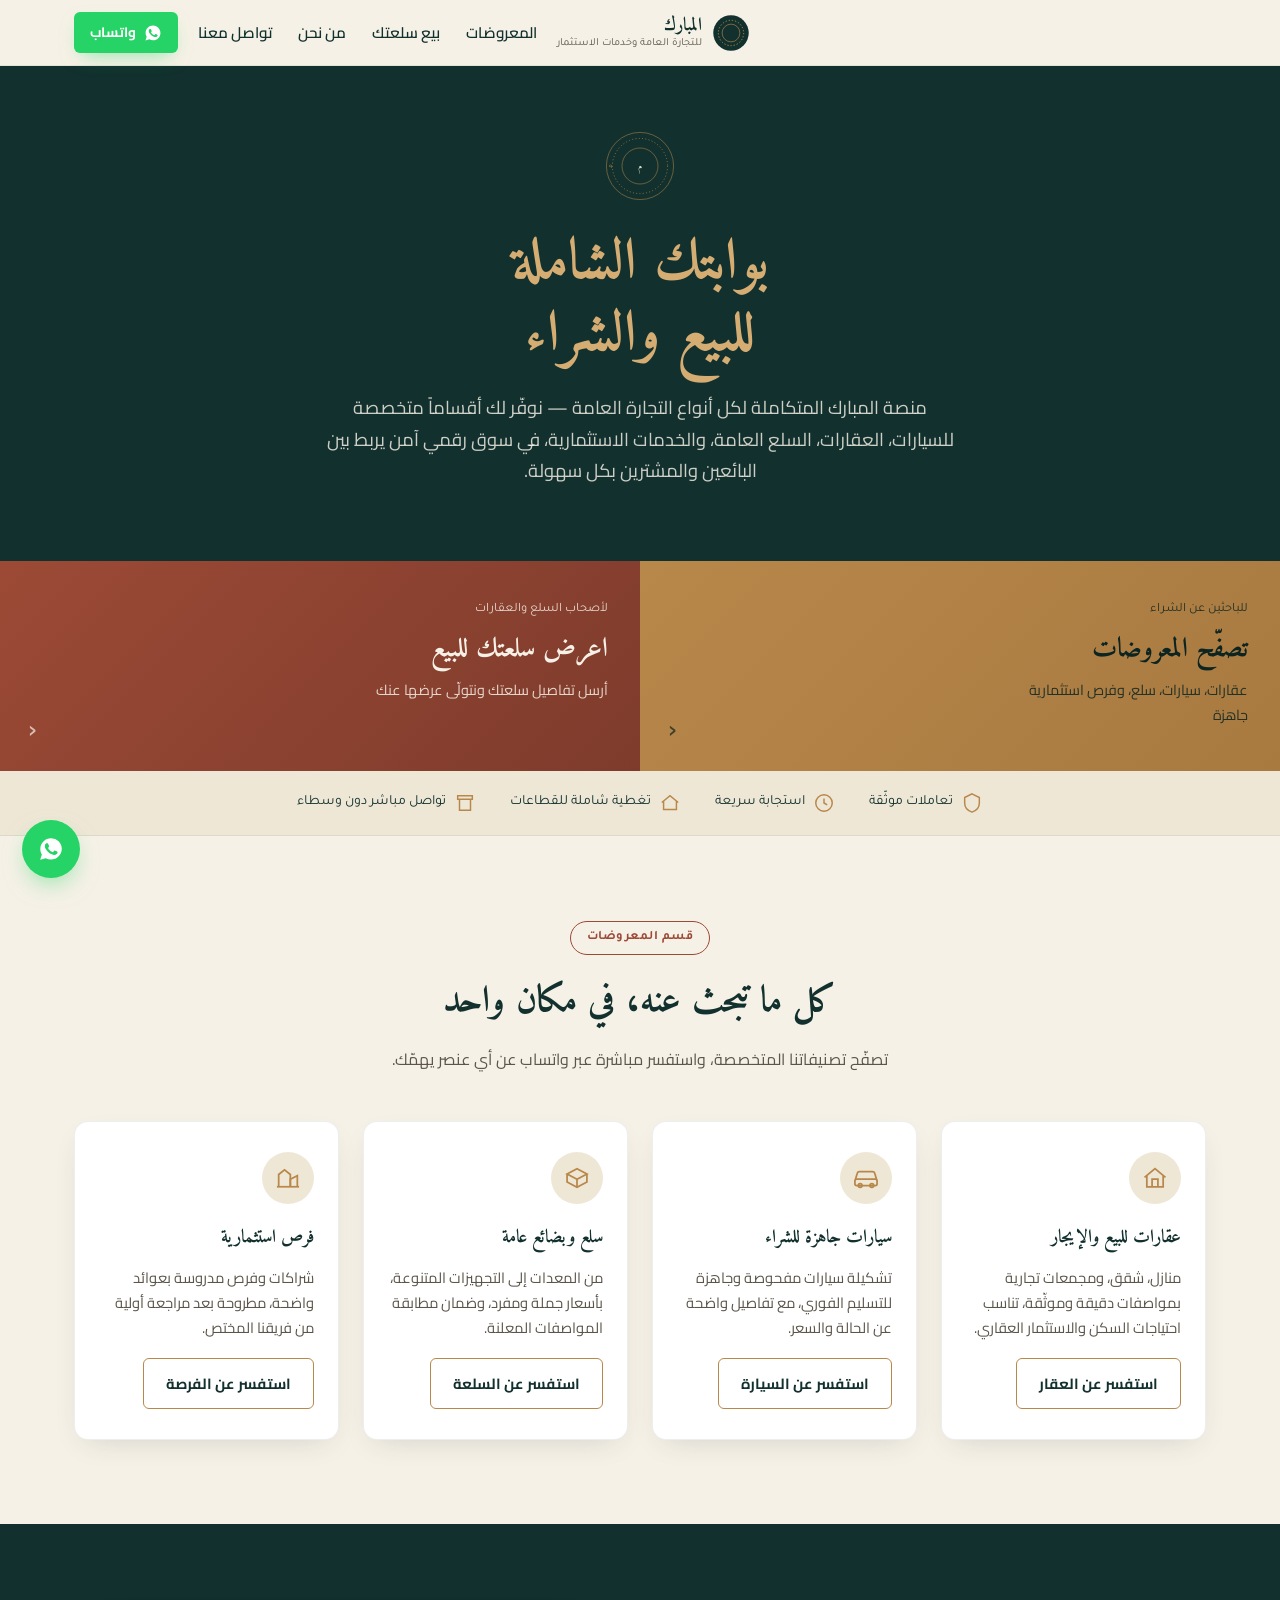
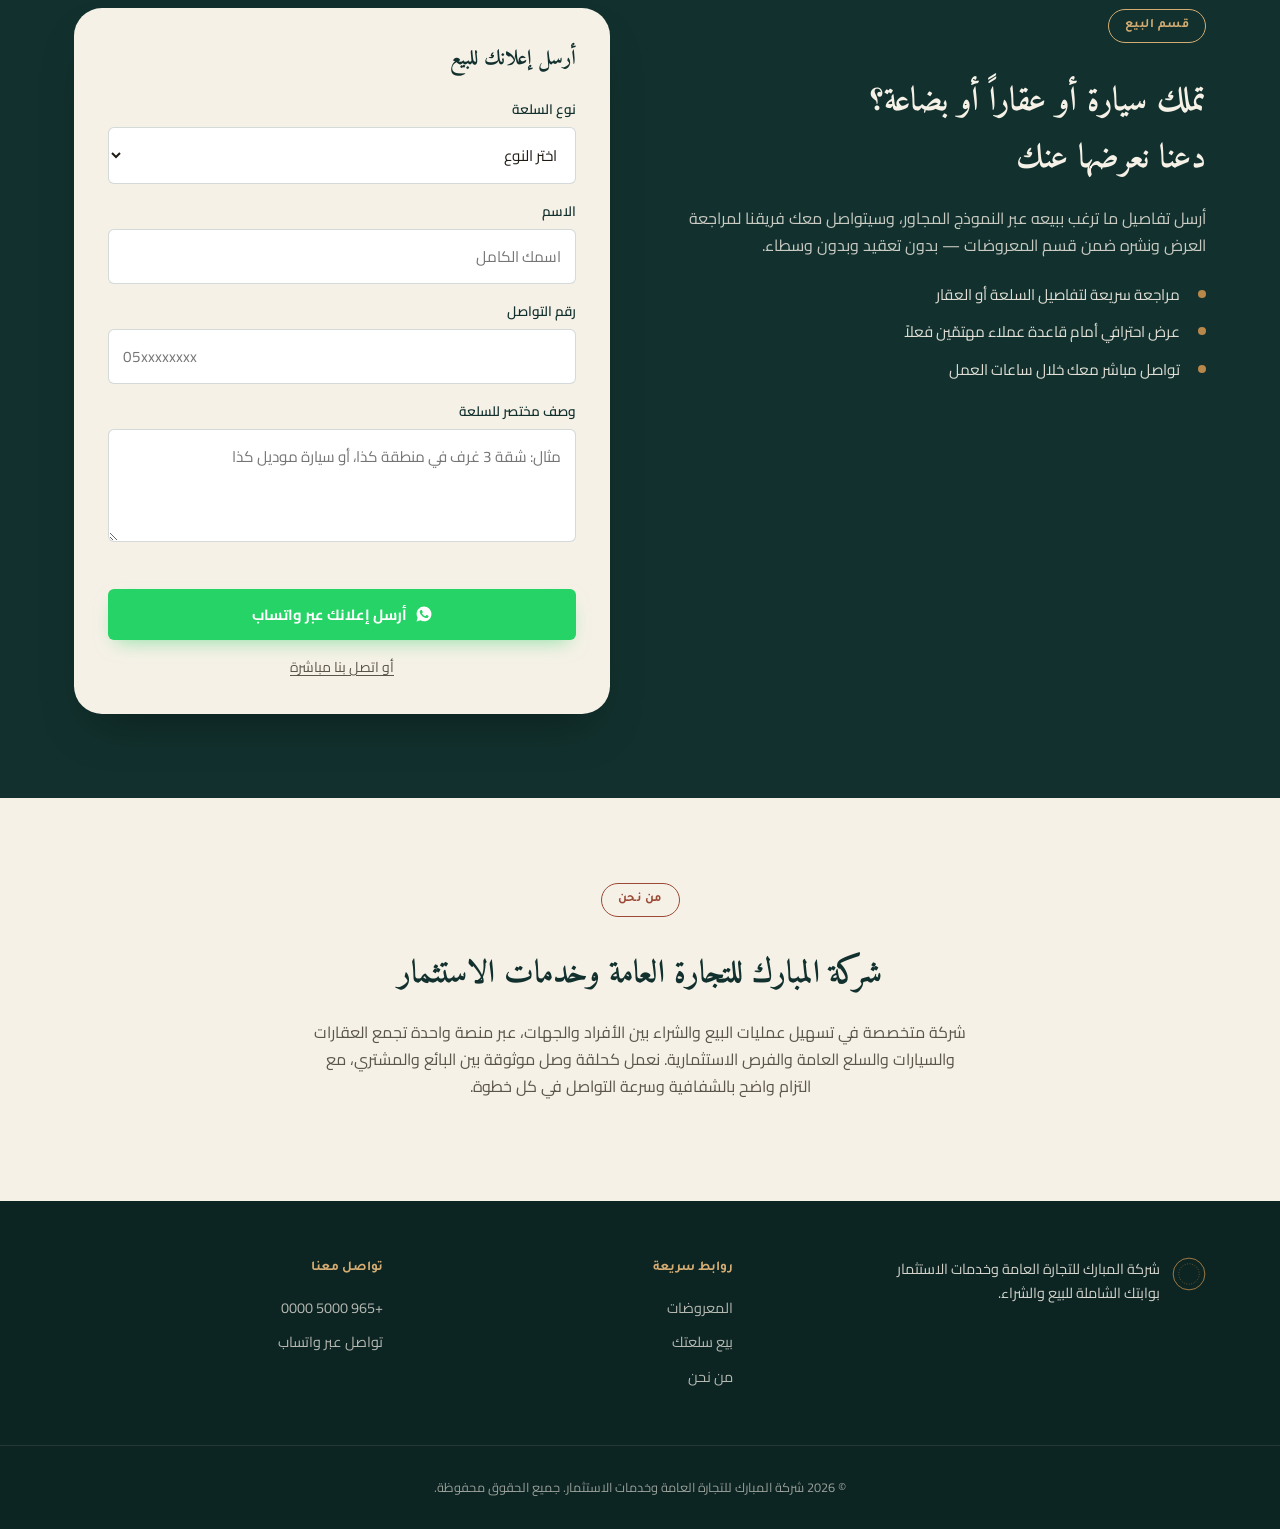
<file: index.html>
<!doctype html>
<html lang="ar" dir="rtl">
<head>
  <meta charset="UTF-8" />
  <meta name="viewport" content="width=device-width, initial-scale=1.0" />
  <meta name="description" content="شركة المبارك للتجارة العامة وخدمات الاستثمار" />
  <meta name="keywords" content="المبارك, تجارة, عقارات, سيارات, استثمار" />
  <meta name="author" content="شركة المبارك للتجارة العامة وخدمات الاستثمار" />

  <meta property="og:type" content="website" />
  <meta property="og:locale" content="ar_AR" />
  <meta property="og:title" content="شركة المبارك للتجارة العامة وخدمات الاستثمار" />
  <meta property="og:description" content="بوابتك الشاملة للبيع والشراء" />
  <meta property="og:image" content="og-image.svg" />
  <meta property="og:url" content="https://اسم-حسابك.github.io/almubarak-trading/" />

  <link rel="canonical" href="https://اسم-حسابك.github.io/almubarak-trading/" />
  <link rel="icon" href="data:image/svg+xml,<svg xmlns=%22http://www.w3.org/2000/svg%22 viewBox=%220 0 100 100%22><circle cx=%2250%22 cy=%2250%22 r=%2246%22 fill=%22%2312312E%22/><circle cx=%2250%22 cy=%2250%22 r=%2232%22 fill=%22none%22 stroke=%22%23B8874A%22 stroke-width=%224%22/></svg>">

  <link rel="preconnect" href="https://fonts.googleapis.com">
  <link rel="preconnect" href="https://fonts.gstatic.com" crossorigin>
  <link href="https://fonts.googleapis.com/css2?family=Amiri:wght@400;700&family=Cairo:wght@400;500;600;700;800&family=Tajawal:wght@300;400;500&display=swap" rel="stylesheet">

  <link rel="stylesheet" href="style.css" />
  <title>شركة المبارك للتجارة العامة وخدمات الاستثمار</title>
</head>
<body>

  <a class="skip-link" href="#main">تخطى إلى المحتوى</a>

  <header class="site-header" id="siteHeader">
    <div class="container header-inner">
      <a href="#hero" class="brand">
        <span class="brand-seal" aria-hidden="true">
          <svg viewBox="0 0 60 60" width="38" height="38">
            <circle cx="30" cy="30" r="28" fill="#12312E"/>
            <circle cx="30" cy="30" r="20" fill="none" stroke="#B8874A" stroke-width="1.5" stroke-dasharray="2 3"/>
            <circle cx="30" cy="30" r="14" fill="none" stroke="#B8874A" stroke-width="1"/>
          </svg>
        </span>
        <span class="brand-text">
          <strong id="brandName">المبارك</strong>
          <small id="brandSubtitle">للتجارة العامة وخدمات الاستثمار</small>
        </span>
      </a>

      <nav class="main-nav" id="mainNav" aria-label="التنقل الرئيسي">
        <a href="#offers">المعروضات</a>
        <a href="#sell">بيع سلعتك</a>
        <a href="#about">من نحن</a>
        <a href="#contact">تواصل معنا</a>
      </nav>

      <a href="#" class="btn btn-whatsapp header-wa" data-wa-msg="السلام عليكم، أرغب بالاستفسار عن خدماتكم." aria-label="تواصل عبر واتساب">
        <svg viewBox="0 0 24 24" width="18" height="18" fill="currentColor" aria-hidden="true"><path d="M12.04 2C6.58 2 2.13 6.45 2.13 11.91c0 1.87.5 3.62 1.44 5.13L2 22l5.12-1.55a9.9 9.9 0 0 0 4.92 1.31h.01c5.46 0 9.9-4.45 9.9-9.91 0-2.64-1.03-5.12-2.9-6.99A9.82 9.82 0 0 0 12.04 2zm5.8 14.03c-.24.68-1.4 1.32-1.93 1.4-.5.08-1.12.11-1.8-.11-.42-.13-.95-.31-1.65-.6-2.9-1.25-4.79-4.17-4.94-4.36-.14-.2-1.18-1.57-1.18-3 0-1.42.75-2.12 1.01-2.41.27-.29.58-.36.78-.36.2 0 .39 0 .56.01.18.01.42-.07.65.5.24.58.82 2 .89 2.14.07.15.12.32.02.52-.1.2-.15.32-.3.5-.14.17-.3.38-.43.51-.14.14-.29.29-.13.57.17.29.75 1.24 1.61 2.01 1.11.99 2.05 1.3 2.34 1.44.29.15.46.13.63-.07.17-.2.72-.84.92-1.13.19-.29.39-.24.65-.14.27.1 1.68.79 1.97.94.29.14.48.21.55.33.07.13.07.7-.17 1.38z"/></svg>
        واتساب
      </a>

      <button class="nav-toggle" id="navToggle" aria-label="فتح القائمة" aria-expanded="false" aria-controls="mainNav">
        <span></span><span></span><span></span>
      </button>
    </div>
  </header>

  <main id="main">
    <section class="hero" id="hero">
      <div class="container hero-inner">
        <span class="eyebrow-seal">
          <svg viewBox="0 0 120 120" width="72" height="72" aria-hidden="true">
            <defs>
              <path id="sealCurve" d="M 60,60 m -46,0 a 46,46 0 1,1 92,0 a 46,46 0 1,1 -92,0"></path>
            </defs>
            <circle cx="60" cy="60" r="56" fill="none" stroke="#B8874A" stroke-width="1"/>
            <circle cx="60" cy="60" r="46" fill="none" stroke="#B8874A" stroke-width="1.5" stroke-dasharray="1.5 4"/>
            <circle cx="60" cy="60" r="30" fill="none" stroke="#B8874A" stroke-width="1"/>
            <text font-family="Tajawal" font-size="11" fill="#B8874A" letter-spacing="2">
              <textPath href="#sealCurve" startOffset="2%">موثوق · معتمد · مباشر</textPath>
            </text>
            <text x="60" y="65" text-anchor="middle" font-family="Amiri" font-size="16" fill="#F6F1E7">م</text>
          </svg>
        </span>

        <h1>
          <span id="heroTitle">بوابتك الشاملة</span><br>
          <span id="heroSubtitleSpan">للبيع والشراء</span>
        </h1>
        <p class="hero-lede" id="heroDescription">
          منصة المبارك المتكاملة لكل أنواع التجارة العامة — نوفّر لك أقساماً متخصصة للسيارات، العقارات، السلع العامة، والخدمات الاستثمارية، في سوق رقمي آمن يربط بين البائعين والمشترين بكل سهولة.
        </p>
      </div>

      <div class="hero-split">
        <a href="#offers" class="hero-panel panel-buy">
          <span class="panel-label">للباحثين عن الشراء</span>
          <span class="panel-title">تصفّح المعروضات</span>
          <span class="panel-desc">عقارات، سيارات، سلع، وفرص استثمارية جاهزة</span>
          <span class="panel-arrow" aria-hidden="true">‹</span>
        </a>
        <a href="#sell" class="hero-panel panel-sell">
          <span class="panel-label">لأصحاب السلع والعقارات</span>
          <span class="panel-title">اعرض سلعتك للبيع</span>
          <span class="panel-desc">أرسل تفاصيل سلعتك ونتولّى عرضها عنك</span>
          <span class="panel-arrow" aria-hidden="true">‹</span>
        </a>
      </div>
    </section>

    <section class="trust-strip">
      <div class="container trust-inner">
        <div class="trust-item">
          <svg viewBox="0 0 24 24" width="22" height="22" fill="none" stroke="currentColor" stroke-width="1.6"><path d="M12 2 20 6v6c0 5-3.5 8.5-8 10-4.5-1.5-8-5-8-10V6z"/></svg>
          <span>تعاملات موثّقة</span>
        </div>
        <div class="trust-item">
          <svg viewBox="0 0 24 24" width="22" height="22" fill="none" stroke="currentColor" stroke-width="1.6"><circle cx="12" cy="12" r="9"/><path d="M12 7v5l3.5 2"/></svg>
          <span>استجابة سريعة</span>
        </div>
        <div class="trust-item">
          <svg viewBox="0 0 24 24" width="22" height="22" fill="none" stroke="currentColor" stroke-width="1.6"><path d="M3 11.5 12 4l9 7.5"/><path d="M5 10v9h14v-9"/></svg>
          <span>تغطية شاملة للقطاعات</span>
        </div>
        <div class="trust-item">
          <svg viewBox="0 0 24 24" width="22" height="22" fill="none" stroke="currentColor" stroke-width="1.6"><path d="M4 4h16v4H4zM6 8v12h12V8"/></svg>
          <span>تواصل مباشر دون وسطاء</span>
        </div>
      </div>
    </section>

    <section class="section offers" id="offers">
      <div class="container">
        <header class="section-head">
          <span class="section-kicker">قسم المعروضات</span>
          <h2>كل ما تبحث عنه، في مكان واحد</h2>
          <p>تصفّح تصنيفاتنا المتخصصة، واستفسر مباشرة عبر واتساب عن أي عنصر يهمّك.</p>
        </header>

        <div class="offer-grid">
          <article class="offer-card">
            <div class="offer-icon">
              <svg viewBox="0 0 24 24" width="28" height="28" fill="none" stroke="currentColor" stroke-width="1.5"><path d="M3 11.5 12 4l9 7.5"/><path d="M5 10v9.5h14V10"/><path d="M9.5 19.5V13h5v6.5"/></svg>
            </div>
            <h3>عقارات للبيع والإيجار</h3>
            <p>منازل، شقق، ومجمعات تجارية بمواصفات دقيقة وموثّقة، تناسب احتياجات السكن والاستثمار العقاري.</p>
            <a href="#" class="btn btn-outline-buy btn-wa-item" data-wa-msg="السلام عليكم، أرغب بالاستفسار عن قسم العقارات للبيع والإيجار.">استفسر عن العقار</a>
          </article>

          <article class="offer-card">
            <div class="offer-icon">
              <svg viewBox="0 0 24 24" width="28" height="28" fill="none" stroke="currentColor" stroke-width="1.5"><path d="M3 13l1.5-5A2 2 0 0 1 6.4 6.5h11.2A2 2 0 0 1 19.5 8L21 13"/><rect x="2.5" y="13" width="19" height="5.5" rx="1.5"/><circle cx="7" cy="18.5" r="1.6"/><circle cx="17" cy="18.5" r="1.6"/></svg>
            </div>
            <h3>سيارات جاهزة للشراء</h3>
            <p>تشكيلة سيارات مفحوصة وجاهزة للتسليم الفوري، مع تفاصيل واضحة عن الحالة والسعر.</p>
            <a href="#" class="btn btn-outline-buy btn-wa-item" data-wa-msg="السلام عليكم، أرغب بالاستفسار عن قسم السيارات الجاهزة للبيع.">استفسر عن السيارة</a>
          </article>

          <article class="offer-card">
            <div class="offer-icon">
              <svg viewBox="0 0 24 24" width="28" height="28" fill="none" stroke="currentColor" stroke-width="1.5"><path d="M3.5 8.5 12 4l8.5 4.5-8.5 4.5-8.5-4.5Z"/><path d="M3.5 8.5v7L12 20l8.5-4.5v-7"/><path d="M12 13v7"/></svg>
            </div>
            <h3>سلع وبضائع عامة</h3>
            <p>من المعدات إلى التجهيزات المتنوعة، بأسعار جملة ومفرد، وضمان مطابقة المواصفات المعلنة.</p>
            <a href="#" class="btn btn-outline-buy btn-wa-item" data-wa-msg="السلام عليكم، أرغب بالاستفسار عن قسم السلع والبضائع العامة.">استفسر عن السلعة</a>
          </article>

          <article class="offer-card">
            <div class="offer-icon">
              <svg viewBox="0 0 24 24" width="28" height="28" fill="none" stroke="currentColor" stroke-width="1.5"><path d="M4 19V9l5-4 5 4v10"/><path d="M14 19v-6l6-3v9"/><path d="M2.5 19.5h19"/></svg>
            </div>
            <h3>فرص استثمارية</h3>
            <p>شراكات وفرص مدروسة بعوائد واضحة، مطروحة بعد مراجعة أولية من فريقنا المختص.</p>
            <a href="#" class="btn btn-outline-buy btn-wa-item" data-wa-msg="السلام عليكم، أرغب بالاستفسار عن الفرص الاستثمارية المتاحة.">استفسر عن الفرصة</a>
          </article>
        </div>
      </div>
    </section>

    <section class="section sell" id="sell">
      <div class="container sell-inner">
        <div class="sell-copy">
          <span class="section-kicker light">قسم البيع</span>
          <h2>تملك سيارة أو عقاراً أو بضاعة؟<br>دعنا نعرضها عنك</h2>
          <p>
            أرسل تفاصيل ما ترغب ببيعه عبر النموذج المجاور، وسيتواصل معك فريقنا لمراجعة العرض ونشره ضمن قسم المعروضات — بدون تعقيد وبدون وسطاء.
          </p>
          <ul class="sell-points">
            <li>مراجعة سريعة لتفاصيل السلعة أو العقار</li>
            <li>عرض احترافي أمام قاعدة عملاء مهتمّين فعلاً</li>
            <li>تواصل مباشر معك خلال ساعات العمل</li>
          </ul>
        </div>

        <form class="sell-form" id="sellForm" novalidate>
          <h3>أرسل إعلانك للبيع</h3>

          <div class="field">
            <label for="itemType">نوع السلعة</label>
            <select id="itemType" name="itemType" required>
              <option value="" disabled selected>اختر النوع</option>
              <option value="عقار">عقار</option>
              <option value="سيارة">سيارة</option>
              <option value="بضاعة عامة">بضاعة عامة</option>
              <option value="أخرى">أخرى</option>
            </select>
          </div>

          <div class="field">
            <label for="sellerName">الاسم</label>
            <input type="text" id="sellerName" name="sellerName" placeholder="اسمك الكامل" required>
          </div>

          <div class="field">
            <label for="sellerPhone">رقم التواصل</label>
            <input type="tel" id="sellerPhone" name="sellerPhone" placeholder="05xxxxxxxx" required>
          </div>

          <div class="field">
            <label for="sellerDesc">وصف مختصر للسلعة</label>
            <textarea id="sellerDesc" name="sellerDesc" rows="3" placeholder="مثال: شقة 3 غرف في منطقة كذا، أو سيارة موديل كذا" required></textarea>
          </div>

          <p class="field-note" id="formNote" role="alert" aria-live="polite"></p>

          <button type="submit" class="btn btn-whatsapp btn-block">
            <svg viewBox="0 0 24 24" width="18" height="18" fill="currentColor" aria-hidden="true"><path d="M12.04 2C6.58 2 2.13 6.45 2.13 11.91c0 1.87.5 3.62 1.44 5.13L2 22l5.12-1.55a9.9 9.9 0 0 0 4.92 1.31h.01c5.46 0 9.9-4.45 9.9-9.91 0-2.64-1.03-5.12-2.9-6.99A9.82 9.82 0 0 0 12.04 2zm5.8 14.03c-.24.68-1.4 1.32-1.93 1.4-.5.08-1.12.11-1.8-.11-.42-.13-.95-.31-1.65-.6-2.9-1.25-4.79-4.17-4.94-4.36-.14-.2-1.18-1.57-1.18-3 0-1.42.75-2.12 1.01-2.41.27-.29.58-.36.78-.36.2 0 .39 0 .56.01.18.01.42-.07.65.5.24.58.82 2 .89 2.14.07.15.12.32.02.52-.1.2-.15.32-.3.5-.14.17-.3.38-.43.51-.14.14-.29.29-.13.57.17.29.75 1.24 1.61 2.01 1.11.99 2.05 1.3 2.34 1.44.29.15.46.13.63-.07.17-.2.72-.84.92-1.13.19-.29.39-.24.65-.14.27.1 1.68.79 1.97.94.29.14.48.21.55.33.07.13.07.7-.17 1.38z"/></svg>
            أرسل إعلانك عبر واتساب
          </button>
          <a class="alt-contact" id="callDirect" href="tel:+965XXXXXXXX">أو اتصل بنا مباشرة</a>
        </form>
      </div>
    </section>

    <section class="section about" id="about">
      <div class="container about-inner">
        <span class="section-kicker">من نحن</span>
        <h2 id="companyNameFull">شركة المبارك للتجارة العامة وخدمات الاستثمار</h2>
        <p id="aboutText">
          شركة متخصصة في تسهيل عمليات البيع والشراء بين الأفراد والجهات، عبر منصة واحدة تجمع العقارات والسيارات والسلع العامة والفرص الاستثمارية. نعمل كحلقة وصل موثوقة بين البائع والمشتري، مع التزام واضح بالشفافية وسرعة التواصل في كل خطوة.
        </p>
      </div>
    </section>
  </main>

  <footer class="site-footer" id="contact">
    <div class="container footer-inner">
      <div class="footer-brand">
        <span class="brand-seal" aria-hidden="true">
          <svg viewBox="0 0 60 60" width="34" height="34">
            <circle cx="30" cy="30" r="28" fill="none" stroke="#B8874A" stroke-width="1.5"/>
            <circle cx="30" cy="30" r="18" fill="none" stroke="#B8874A" stroke-width="1" stroke-dasharray="1.5 3"/>
          </svg>
        </span>
        <p id="footerBrandText">شركة المبارك للتجارة العامة وخدمات الاستثمار<br>بوابتك الشاملة للبيع والشراء.</p>
      </div>

      <div class="footer-links">
        <h4>روابط سريعة</h4>
        <a href="#offers">المعروضات</a>
        <a href="#sell">بيع سلعتك</a>
        <a href="#about">من نحن</a>
      </div>

      <div class="footer-contact">
        <h4>تواصل معنا</h4>
        <a id="phoneLink" href="tel:+965XXXXXXXX">+965 XXX XXXXX</a>
        <a href="#" class="btn-wa-item" data-wa-msg="السلام عليكم، أرغب بالتواصل مع شركة المبارك.">تواصل عبر واتساب</a>
      </div>
    </div>

    <div class="footer-bottom">
      <p>© <span id="year"></span> <span id="footerYearText">شركة المبارك للتجارة العامة وخدمات الاستثمار</span>. جميع الحقوق محفوظة.</p>
    </div>
  </footer>

  <a href="#" class="floating-wa btn-wa-item" data-wa-msg="السلام عليكم، أرغب بالاستفسار عن خدماتكم." aria-label="تواصل معنا عبر واتساب">
    <svg viewBox="0 0 24 24" width="26" height="26" fill="currentColor" aria-hidden="true"><path d="M12.04 2C6.58 2 2.13 6.45 2.13 11.91c0 1.87.5 3.62 1.44 5.13L2 22l5.12-1.55a9.9 9.9 0 0 0 4.92 1.31h.01c5.46 0 9.9-4.45 9.9-9.91 0-2.64-1.03-5.12-2.9-6.99A9.82 9.82 0 0 0 12.04 2zm5.8 14.03c-.24.68-1.4 1.32-1.93 1.4-.5.08-1.12.11-1.8-.11-.42-.13-.95-.31-1.65-.6-2.9-1.25-4.79-4.17-4.94-4.36-.14-.2-1.18-1.57-1.18-3 0-1.42.75-2.12 1.01-2.41.27-.29.58-.36.78-.36.2 0 .39 0 .56.01.18.01.42-.07.65.5.24.58.82 2 .89 2.14.07.15.12.32.02.52-.1.2-.15.32-.3.5-.14.17-.3.38-.43.51-.14.14-.29.29-.13.57.17.29.75 1.24 1.61 2.01 1.11.99 2.05 1.3 2.34 1.44.29.15.46.13.63-.07.17-.2.72-.84.92-1.13.19-.29.39-.24.65-.14.27.1 1.68.79 1.97.94.29.14.48.21.55.33.07.13.07.7-.17 1.38z"/></svg>
  </a>

  <script src="script.js"></script>
</body>
</html>
</file>
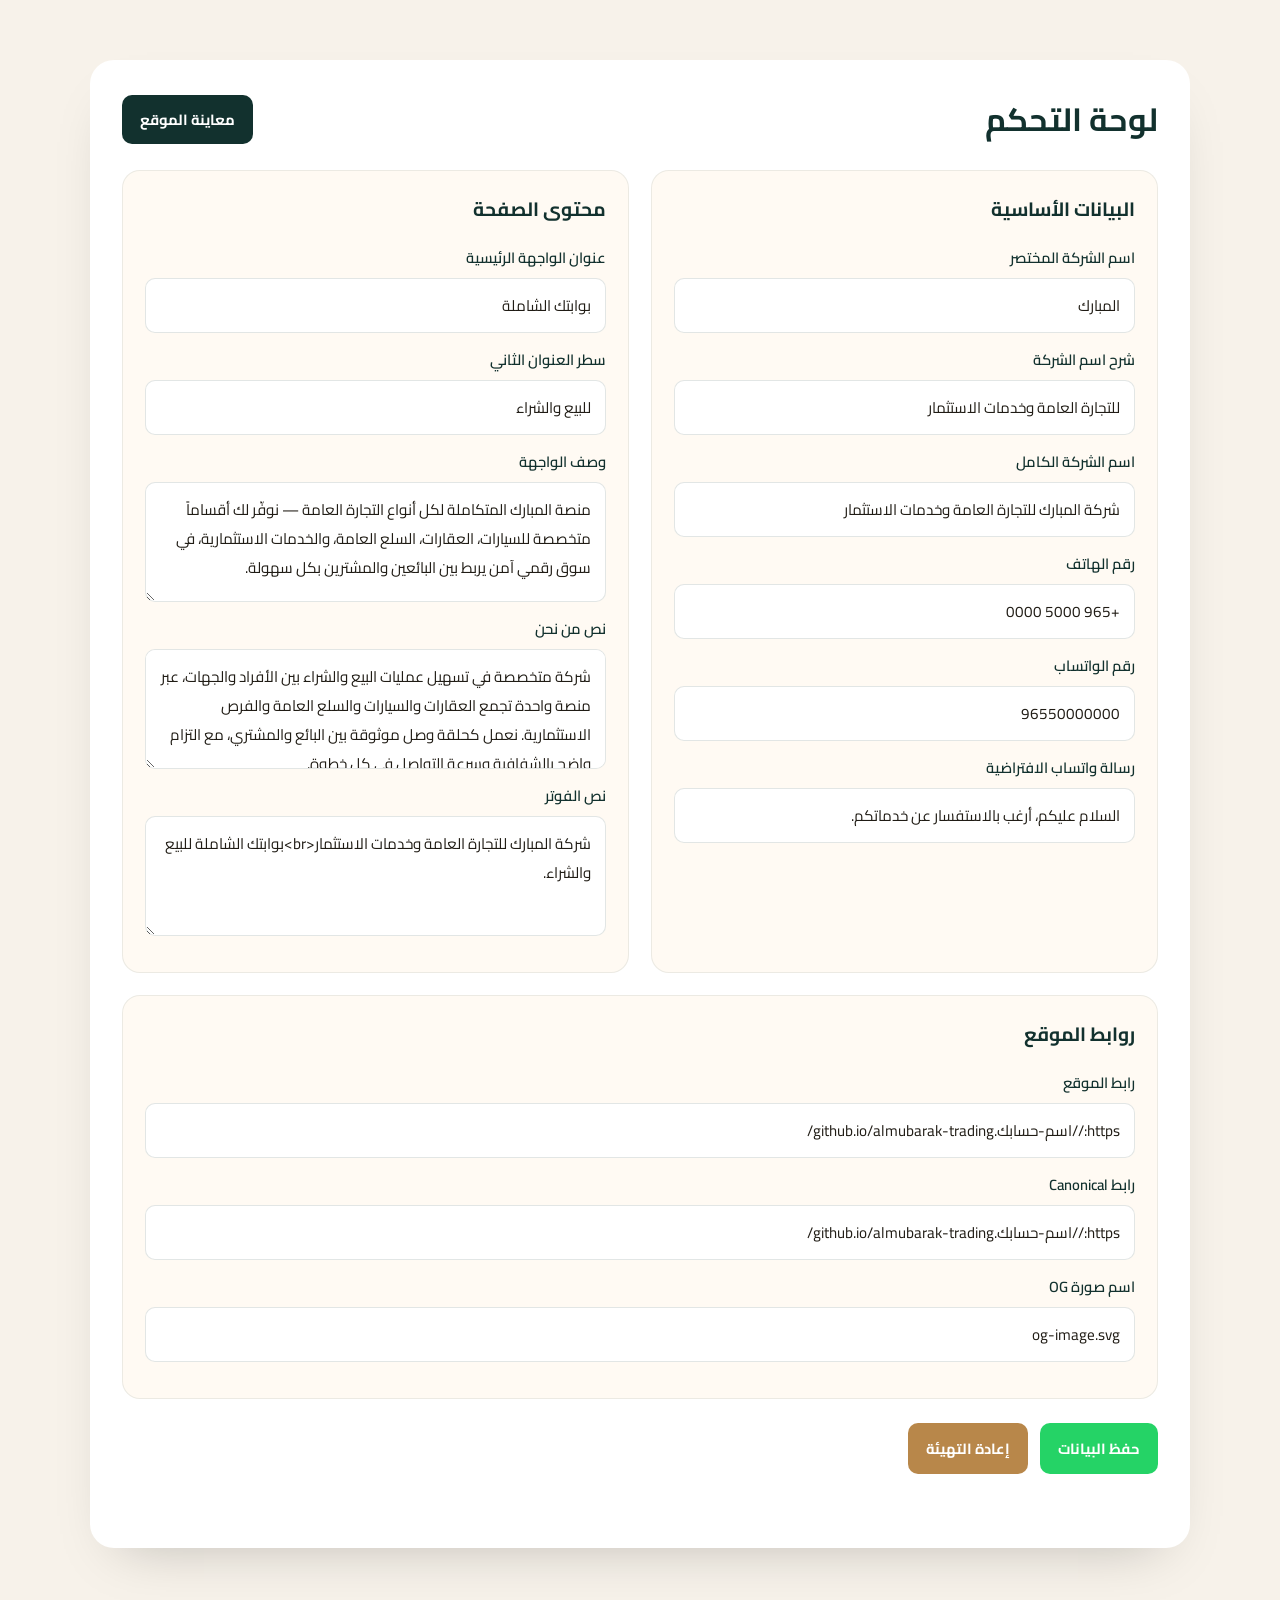
<file: admin.html>
<!doctype html>
<html lang="ar" dir="rtl">
<head>
  <meta charset="UTF-8" />
  <meta name="viewport" content="width=device-width, initial-scale=1.0" />
  <title>لوحة تحكم الموقع</title>
  <link rel="preconnect" href="https://fonts.googleapis.com">
  <link rel="preconnect" href="https://fonts.gstatic.com" crossorigin>
  <link href="https://fonts.googleapis.com/css2?family=Cairo:wght@400;500;600;700;800&display=swap" rel="stylesheet">
  <link rel="stylesheet" href="style.css" />
  <style>
    body{ background: #f7f2ea; font-family: "Cairo", sans-serif; }
    .admin-shell{
      max-width: 1100px;
      margin: 60px auto;
      padding: 32px;
      background: white;
      border-radius: 24px;
      box-shadow: 0 25px 55px -30px rgba(0,0,0,0.25);
    }
    .admin-head{
      display: flex;
      justify-content: space-between;
      align-items: center;
      gap: 16px;
      margin-bottom: 24px;
      flex-wrap: wrap;
    }
    .admin-head h1{
      margin: 0;
      color: #12312E;
      font-size: 2rem;
    }
    .admin-actions{ display: flex; gap: 12px; flex-wrap: wrap; }
    .admin-grid{ display: grid; grid-template-columns: 1fr 1fr; gap: 22px; }
    .panel{
      background: #fffaf3;
      border: 1px solid rgba(18,49,46,0.08);
      border-radius: 18px;
      padding: 22px;
    }
    .panel h3{ margin-top: 0; color: #12312E; font-size: 1.2rem; }
    .field{ display: flex; flex-direction: column; gap: 8px; margin-bottom: 14px; }
    .field label{ color: #12312E; font-weight: 600; font-size: 0.92rem; }
    .field input,
    .field textarea{
      width: 100%;
      border: 1px solid rgba(18,49,46,0.12);
      border-radius: 10px;
      padding: 12px 14px;
      font-size: 0.95rem;
      font-family: "Cairo", sans-serif;
      color: #201C15;
    }
    .field textarea{ min-height: 120px; resize: vertical; }
    .btn{
      display: inline-flex;
      align-items: center;
      justify-content: center;
      border: none;
      border-radius: 10px;
      padding: 12px 18px;
      font-family: "Cairo", sans-serif;
      font-weight: 700;
      cursor: pointer;
    }
    .btn-save{ background: #25D366; color: white; }
    .btn-reset{ background: #B8874A; color: white; }
    .btn-preview{ background: #12312E; color: white; }
    .status{
      margin-top: 18px;
      min-height: 24px;
      font-size: 0.92rem;
      font-weight: 600;
      color: #9C4A36;
    }
    @media (max-width: 820px){ .admin-grid{ grid-template-columns: 1fr; } }
  </style>
</head>
<body>
  <div class="admin-shell">
    <div class="admin-head">
      <h1>لوحة التحكم</h1>
      <div class="admin-actions">
        <a class="btn btn-preview" href="index.html" target="_blank">معاينة الموقع</a>
      </div>
    </div>

    <form id="configForm">
      <div class="admin-grid">
        <div class="panel">
          <h3>البيانات الأساسية</h3>

          <div class="field">
            <label for="companyName">اسم الشركة المختصر</label>
            <input id="companyName" name="companyName" type="text" />
          </div>

          <div class="field">
            <label for="brandSubtitle">شرح اسم الشركة</label>
            <input id="brandSubtitle" name="brandSubtitle" type="text" />
          </div>

          <div class="field">
            <label for="fullName">اسم الشركة الكامل</label>
            <input id="fullName" name="fullName" type="text" />
          </div>

          <div class="field">
            <label for="phoneNumber">رقم الهاتف</label>
            <input id="phoneNumber" name="phoneNumber" type="text" />
          </div>

          <div class="field">
            <label for="whatsappNumber">رقم الواتساب</label>
            <input id="whatsappNumber" name="whatsappNumber" type="text" />
          </div>

          <div class="field">
            <label for="whatsappMessage">رسالة واتساب الافتراضية</label>
            <input id="whatsappMessage" name="whatsappMessage" type="text" />
          </div>
        </div>

        <div class="panel">
          <h3>محتوى الصفحة</h3>

          <div class="field">
            <label for="heroTitle">عنوان الواجهة الرئيسية</label>
            <input id="heroTitle" name="heroTitle" type="text" />
          </div>

          <div class="field">
            <label for="heroSubtitleSpan">سطر العنوان الثاني</label>
            <input id="heroSubtitleSpan" name="heroSubtitleSpan" type="text" />
          </div>

          <div class="field">
            <label for="heroDescription">وصف الواجهة</label>
            <textarea id="heroDescription" name="heroDescription"></textarea>
          </div>

          <div class="field">
            <label for="aboutText">نص من نحن</label>
            <textarea id="aboutText" name="aboutText"></textarea>
          </div>

          <div class="field">
            <label for="footerBrandText">نص الفوتر</label>
            <textarea id="footerBrandText" name="footerBrandText"></textarea>
          </div>
        </div>

        <div class="panel" style="grid-column: 1 / -1;">
          <h3>روابط الموقع</h3>

          <div class="field">
            <label for="ogUrl">رابط الموقع</label>
            <input id="ogUrl" name="ogUrl" type="text" />
          </div>

          <div class="field">
            <label for="canonicalUrl">رابط Canonical</label>
            <input id="canonicalUrl" name="canonicalUrl" type="text" />
          </div>

          <div class="field">
            <label for="ogImage">اسم صورة OG</label>
            <input id="ogImage" name="ogImage" type="text" />
          </div>
        </div>
      </div>

      <div class="admin-actions" style="margin-top: 24px;">
        <button type="submit" class="btn btn-save">حفظ البيانات</button>
        <button type="button" class="btn btn-reset" id="resetConfig">إعادة التهيئة</button>
      </div>

      <div class="status" id="status"></div>
    </form>
  </div>

  <script src="admin.js"></script>
</body>
</html>
</file>
<file: style.css>
:root{
  --ink: #12312E;
  --ink-2: #0C2422;
  --paper: #F6F1E7;
  --paper-2: #EFE7D6;
  --brass: #B8874A;
  --brass-light: #D5AD73;
  --copper: #9C4A36;
  --copper-light: #B5624B;
  --text-dark: #201C15;
  --text-muted: #5B554A;
  --text-light: #F6F1E7;
  --whatsapp: #25D366;
  --whatsapp-dark: #1DA851;

  --font-display: "Amiri", serif;
  --font-body: "Cairo", sans-serif;
  --font-utility: "Tajawal", sans-serif;

  --radius-sm: 6px;
  --radius-md: 14px;
  --radius-lg: 28px;
  --shadow-card: 0 10px 30px -12px rgba(18, 49, 46, 0.18);
  --container: 1180px;
}

*, *::before, *::after { box-sizing: border-box; }

html { scroll-behavior: smooth; }
@media (prefers-reduced-motion: reduce){
  html { scroll-behavior: auto; }
  * { animation-duration: 0.001ms !important; transition-duration: 0.001ms !important; }
}

body{
  margin: 0;
  font-family: var(--font-body);
  color: var(--text-dark);
  background: var(--paper);
  line-height: 1.7;
  -webkit-font-smoothing: antialiased;
}

img, svg { max-width: 100%; display: block; }
a { color: inherit; text-decoration: none; }
ul { margin: 0; padding: 0; list-style: none; }
button { font-family: inherit; }

.container{
  max-width: var(--container);
  margin-inline: auto;
  padding-inline: 24px;
}

.skip-link{
  position: absolute;
  right: -999px;
  top: 0;
  background: var(--brass);
  color: var(--ink);
  padding: 12px 20px;
  z-index: 999;
  border-radius: 0 0 0 var(--radius-sm);
}
.skip-link:focus { right: 0; }

a:focus-visible,
button:focus-visible,
input:focus-visible,
select:focus-visible,
textarea:focus-visible{
  outline: 2.5px solid var(--brass);
  outline-offset: 3px;
}

.site-header{
  position: sticky;
  top: 0;
  z-index: 100;
  background: rgba(246, 241, 231, 0.92);
  backdrop-filter: blur(8px);
  border-bottom: 1px solid rgba(18, 49, 46, 0.08);
  transition: box-shadow .25s ease;
}
.site-header.scrolled{
  box-shadow: 0 6px 20px -10px rgba(18, 49, 46, 0.25);
}

.header-inner{
  position: relative;
  display: flex;
  align-items: center;
  gap: 20px;
  padding-block: 12px;
}

.brand{
  display: flex;
  align-items: center;
  gap: 10px;
  margin-inline-start: auto;
}
.brand-text{ display: flex; flex-direction: column; line-height: 1.2; }
.brand-text strong{ font-family: var(--font-display); font-size: 1.15rem; color: var(--ink); }
.brand-text small{ font-family: var(--font-utility); font-size: 0.68rem; color: var(--text-muted); }

.main-nav{
  display: flex;
  gap: 26px;
  font-weight: 600;
  font-size: 0.95rem;
}
.main-nav a{
  position: relative;
  color: var(--ink);
  padding-block: 4px;
}
.main-nav a::after{
  content: "";
  position: absolute;
  right: 0; left: 0; bottom: -2px;
  height: 2px;
  background: var(--brass);
  transform: scaleX(0);
  transform-origin: right;
  transition: transform .25s ease;
}
.main-nav a:hover::after { transform: scaleX(1); }

.nav-toggle{
  display: none;
  flex-direction: column;
  gap: 5px;
  background: none;
  border: none;
  cursor: pointer;
  padding: 6px;
}
.nav-toggle span{
  width: 22px; height: 2px;
  background: var(--ink);
  border-radius: 2px;
  transition: transform .25s ease, opacity .25s ease;
}
.nav-toggle[aria-expanded="true"] span:nth-child(1){ transform: translateY(7px) rotate(45deg); }
.nav-toggle[aria-expanded="true"] span:nth-child(2){ opacity: 0; }
.nav-toggle[aria-expanded="true"] span:nth-child(3){ transform: translateY(-7px) rotate(-45deg); }

.btn{
  display: inline-flex;
  align-items: center;
  justify-content: center;
  gap: 8px;
  font-family: var(--font-body);
  font-weight: 700;
  font-size: 0.92rem;
  padding: 12px 22px;
  border-radius: var(--radius-sm);
  border: none;
  cursor: pointer;
  transition: transform .15s ease, box-shadow .15s ease, background-color .15s ease;
  white-space: nowrap;
}
.btn:hover { transform: translateY(-2px); }
.btn:active { transform: translateY(0); }

.btn-whatsapp{
  background: var(--whatsapp);
  color: #fff;
  box-shadow: 0 8px 20px -8px rgba(37,211,102,.55);
}
.btn-whatsapp:hover { background: var(--whatsapp-dark); }

.btn-outline-buy{
  background: transparent;
  color: var(--ink);
  border: 1.5px solid var(--brass);
}
.btn-outline-buy:hover{ background: var(--brass); color: var(--ink-2); }

.btn-block { width: 100%; }
.header-wa{ padding: 9px 16px; font-size: 0.85rem; }

.hero{
  background: var(--ink);
  color: var(--text-light);
  padding-top: 64px;
  overflow: hidden;
}
.hero-inner{
  text-align: center;
  padding-bottom: 56px;
}
.eyebrow-seal{ display: inline-block; margin-bottom: 18px; opacity: 0.9; }
.hero h1{
  font-family: var(--font-display);
  font-weight: 700;
  font-size: clamp(2.1rem, 5.5vw, 3.6rem);
  line-height: 1.25;
  margin: 0 0 20px;
}
.hero h1 span{ color: var(--brass-light); }

.hero-lede{
  max-width: 640px;
  margin-inline: auto;
  color: rgba(246,241,231,0.82);
  font-size: clamp(1rem, 2vw, 1.15rem);
}

.hero-split{ display: grid; grid-template-columns: 1fr 1fr; }
.hero-panel{
  position: relative;
  display: flex;
  flex-direction: column;
  gap: 6px;
  padding: 38px 32px 44px;
  transition: filter .2s ease, transform .2s ease;
}
.hero-panel:hover{ filter: brightness(1.06); }
.panel-label{ font-family: var(--font-utility); font-size: 0.8rem; opacity: 0.85; }
.panel-title{
  font-family: var(--font-display);
  font-size: clamp(1.3rem, 2.6vw, 1.7rem);
  font-weight: 700;
}
.panel-desc{ font-size: 0.9rem; opacity: 0.85; max-width: 30ch; }
.panel-arrow{
  position: absolute;
  left: 28px;
  bottom: 30px;
  font-size: 1.8rem;
  line-height: 1;
  opacity: 0.7;
  transition: transform .2s ease;
}
.hero-panel:hover .panel-arrow{ transform: translateX(-6px); }

.panel-buy{ background: linear-gradient(135deg, var(--brass) 0%, #A87A40 100%); color: var(--ink-2); }
.panel-sell{ background: linear-gradient(135deg, var(--copper) 0%, #7E3B2C 100%); color: var(--paper); }

.trust-strip{ background: var(--paper-2); border-bottom: 1px solid rgba(18,49,46,0.08); }
.trust-inner{
  display: flex;
  flex-wrap: wrap;
  gap: 22px 34px;
  justify-content: center;
  padding-block: 20px;
}
.trust-item{
  display: flex;
  align-items: center;
  gap: 8px;
  font-family: var(--font-utility);
  font-size: 0.88rem;
  color: var(--ink);
}
.trust-item svg { color: var(--brass); flex-shrink: 0; }

.section { padding-block: 84px; }

.section-head{
  text-align: center;
  max-width: 620px;
  margin: 0 auto 48px;
}
.section-kicker{
  display: inline-block;
  font-family: var(--font-utility);
  font-size: 0.8rem;
  font-weight: 600;
  letter-spacing: 0.5px;
  color: var(--copper);
  border: 1px solid var(--copper);
  border-radius: 999px;
  padding: 5px 16px;
  margin-bottom: 16px;
}
.section-kicker.light{ color: var(--brass-light); border-color: var(--brass-light); }
.section-head h2{
  font-family: var(--font-display);
  font-size: clamp(1.6rem, 3.4vw, 2.3rem);
  color: var(--ink);
  margin: 0 0 12px;
}
.section-head p { color: var(--text-muted); margin: 0; }

.offer-grid{
  display: grid;
  grid-template-columns: repeat(4, 1fr);
  gap: 24px;
}
.offer-card{
  background: #fff;
  border: 1px solid rgba(18,49,46,0.08);
  border-radius: var(--radius-md);
  padding: 30px 24px;
  display: flex;
  flex-direction: column;
  gap: 12px;
  box-shadow: var(--shadow-card);
  transition: transform .2s ease, box-shadow .2s ease;
}
.offer-card:hover{
  transform: translateY(-4px);
  box-shadow: 0 18px 34px -14px rgba(18,49,46,0.28);
}
.offer-icon{
  width: 52px;
  height: 52px;
  border-radius: 50%;
  background: var(--paper-2);
  color: var(--brass);
  display: flex; align-items: center; justify-content: center;
  margin-bottom: 6px;
}
.offer-card h3{
  font-family: var(--font-display);
  font-size: 1.15rem;
  color: var(--ink);
  margin: 0;
}
.offer-card p{
  color: var(--text-muted);
  font-size: 0.92rem;
  margin: 0;
  flex-grow: 1;
}
.offer-card .btn{ align-self: flex-start; margin-top: 6px; }

.sell{ background: var(--ink); color: var(--text-light); }
.sell-inner{
  display: grid;
  grid-template-columns: 1fr 1fr;
  gap: 60px;
  align-items: start;
}
.sell-copy h2{
  font-family: var(--font-display);
  font-size: clamp(1.6rem, 3vw, 2.1rem);
  margin: 14px 0 18px;
}
.sell-copy p { color: rgba(246,241,231,0.8); }
.sell-points{ margin-top: 22px; display: flex; flex-direction: column; gap: 12px; }
.sell-points li{
  position: relative;
  padding-right: 26px;
  font-size: 0.95rem;
  color: rgba(246,241,231,0.9);
}
.sell-points li::before{
  content: "";
  position: absolute;
  right: 0; top: 8px;
  width: 8px; height: 8px;
  border-radius: 50%;
  background: var(--brass);
}

.sell-form{
  background: var(--paper);
  color: var(--text-dark);
  border-radius: var(--radius-lg);
  padding: 34px;
  display: flex;
  flex-direction: column;
  gap: 16px;
  box-shadow: 0 24px 50px -20px rgba(0,0,0,0.4);
}
.sell-form h3{
  font-family: var(--font-display);
  color: var(--ink);
  margin: 0 0 4px;
  font-size: 1.3rem;
}
.field{ display: flex; flex-direction: column; gap: 6px; }
.field label{ font-size: 0.85rem; font-weight: 600; color: var(--ink); }
.field input,
.field select,
.field textarea{
  font-family: var(--font-body);
  font-size: 0.95rem;
  padding: 12px 14px;
  border-radius: var(--radius-sm);
  border: 1.5px solid rgba(18,49,46,0.18);
  background: #fff;
  color: var(--text-dark);
  resize: vertical;
}
.field input:focus,
.field select:focus,
.field textarea:focus{ border-color: var(--brass); }
.field-note{
  margin: 0;
  min-height: 1.1em;
  font-size: 0.85rem;
  color: var(--copper);
  font-weight: 600;
}
.alt-contact{
  text-align: center;
  font-size: 0.88rem;
  color: var(--text-muted);
  text-decoration: underline;
  text-underline-offset: 3px;
}

.about-inner{ max-width: 700px; text-align: center; }
.about-inner h2{
  font-family: var(--font-display);
  color: var(--ink);
  font-size: clamp(1.5rem, 3vw, 2rem);
  margin: 14px 0 18px;
}
.about-inner p { color: var(--text-muted); }

.site-footer{
  background: var(--ink-2);
  color: rgba(246,241,231,0.85);
}
.footer-inner{
  display: grid;
  grid-template-columns: 1.4fr 1fr 1fr;
  gap: 40px;
  padding-block: 56px;
}
.footer-brand{ display: flex; gap: 12px; align-items: flex-start; }
.footer-brand p{ font-size: 0.9rem; line-height: 1.7; margin: 0; }
.footer-links, .footer-contact{ display: flex; flex-direction: column; gap: 10px; }
.footer-links h4, .footer-contact h4{
  font-family: var(--font-utility);
  color: var(--brass-light);
  font-size: 0.85rem;
  margin: 0 0 6px;
}
.footer-links a, .footer-contact a{ font-size: 0.9rem; opacity: 0.85; }
.footer-links a:hover, .footer-contact a:hover{ opacity: 1; text-decoration: underline; }

.footer-bottom{
  border-top: 1px solid rgba(246,241,231,0.1);
  text-align: center;
  padding: 18px 24px;
  font-size: 0.8rem;
  color: rgba(246,241,231,0.6);
}

.floating-wa{
  position: fixed;
  bottom: 22px;
  left: 22px;
  width: 58px;
  height: 58px;
  border-radius: 50%;
  background: var(--whatsapp);
  color: #fff;
  display: flex;
  align-items: center;
  justify-content: center;
  box-shadow: 0 10px 26px -8px rgba(37,211,102,0.6);
  z-index: 90;
  transition: transform .2s ease;
}
.floating-wa:hover{ transform: scale(1.08); }

.reveal{
  opacity: 0;
  transform: translateY(18px);
  transition: opacity .6s ease, transform .6s ease;
}
.reveal.is-visible{ opacity: 1; transform: translateY(0); }

@media (max-width: 980px){
  .offer-grid{ grid-template-columns: repeat(2, 1fr); }
  .sell-inner{ grid-template-columns: 1fr; gap: 40px; }
  .footer-inner{ grid-template-columns: 1fr 1fr; }
  .footer-brand{ grid-column: 1 / -1; }
}

@media (max-width: 720px){
  .main-nav{
    position: absolute;
    top: 100%;
    right: 0; left: 0;
    background: var(--paper);
    flex-direction: column;
    gap: 0;
    padding: 8px 24px 16px;
    border-bottom: 1px solid rgba(18,49,46,0.08);
    transform: translateY(-8px);
    opacity: 0;
    pointer-events: none;
    transition: opacity .2s ease, transform .2s ease;
  }
  .main-nav.is-open{
    opacity: 1;
    transform: translateY(0);
    pointer-events: auto;
  }
  .main-nav a{ padding-block: 12px; border-bottom: 1px solid rgba(18,49,46,0.06); }
  .nav-toggle{ display: flex; }
  .header-wa{ display: none; }
  .brand{ margin-inline-start: 0; }
  .header-inner{ justify-content: space-between; }

  .hero-split{ grid-template-columns: 1fr; }
  .hero-panel{ padding: 30px 24px 40px; }

  .offer-grid{ grid-template-columns: 1fr; }
  .section{ padding-block: 56px; }
  .sell-form{ padding: 26px; }

  .footer-inner{ grid-template-columns: 1fr; text-align: center; }
  .footer-brand{ flex-direction: column; align-items: center; }
  .trust-inner{ justify-content: flex-start; }
}
</file>
